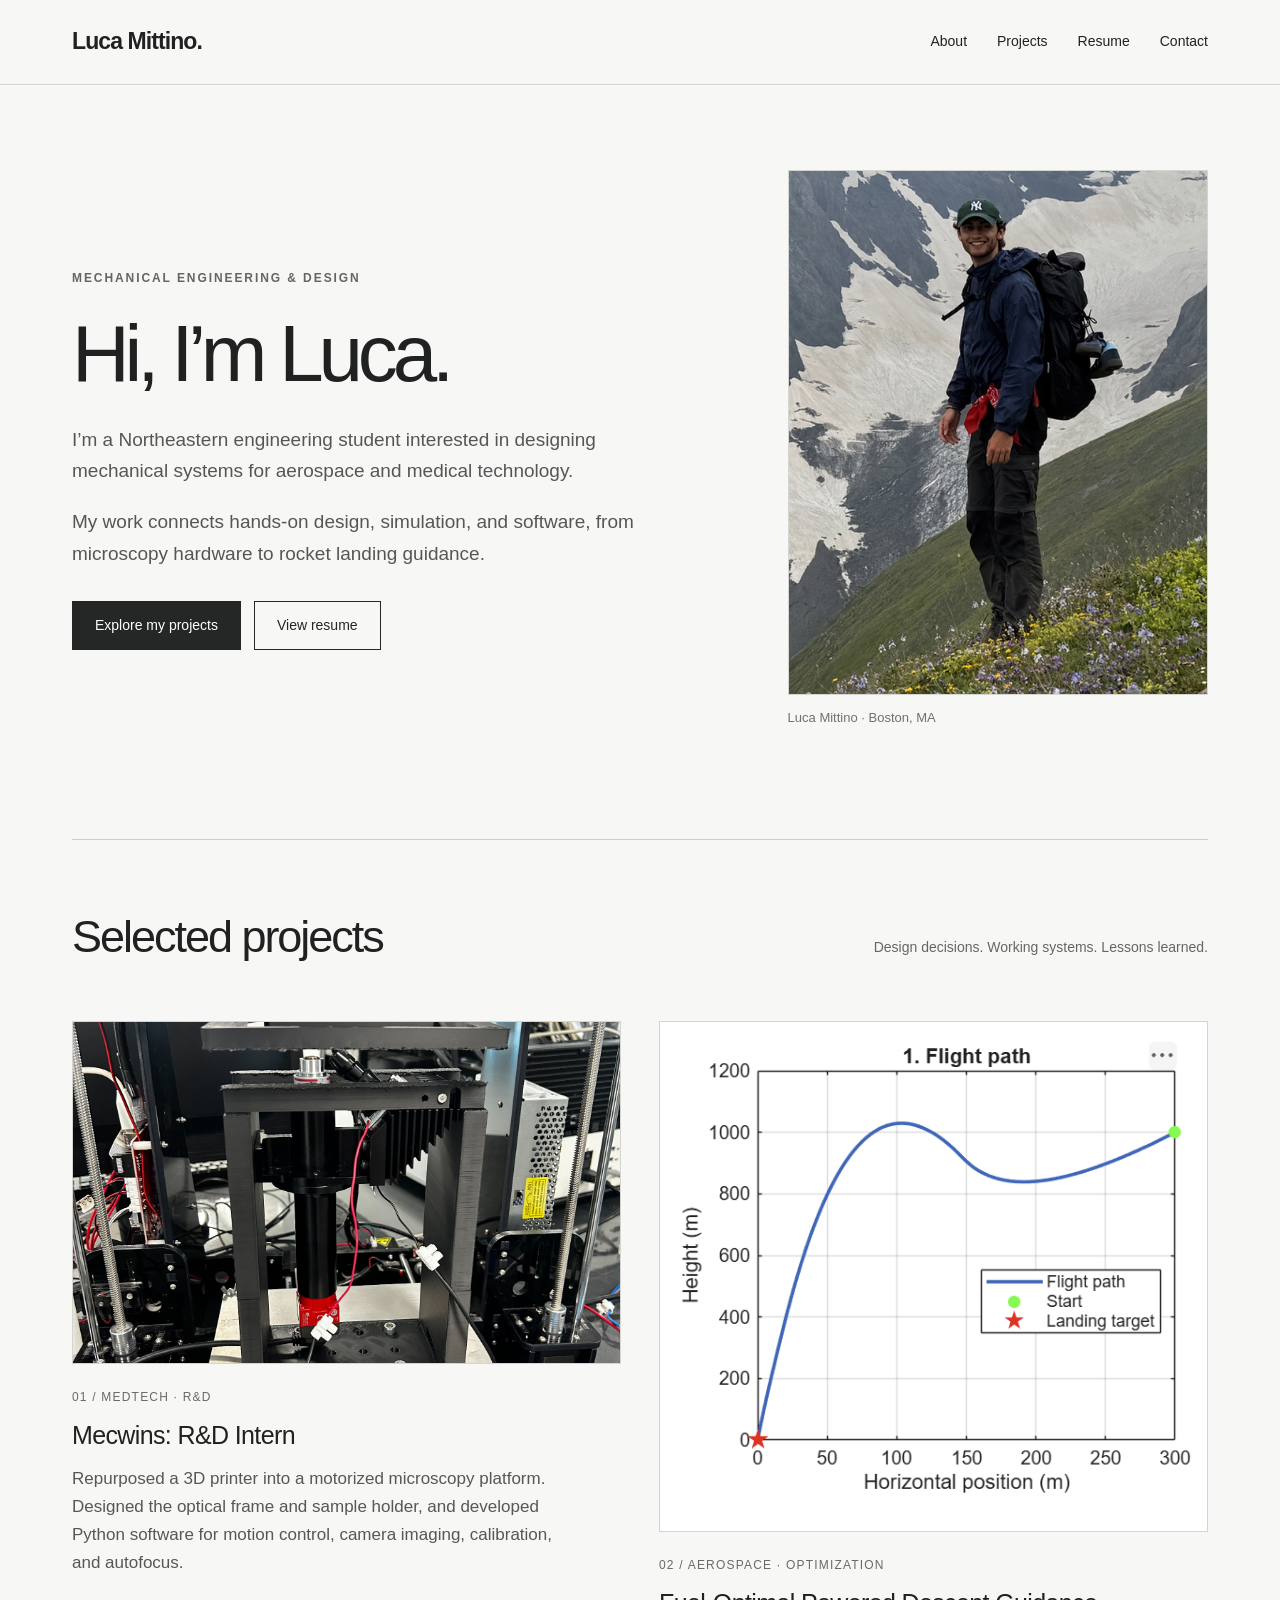
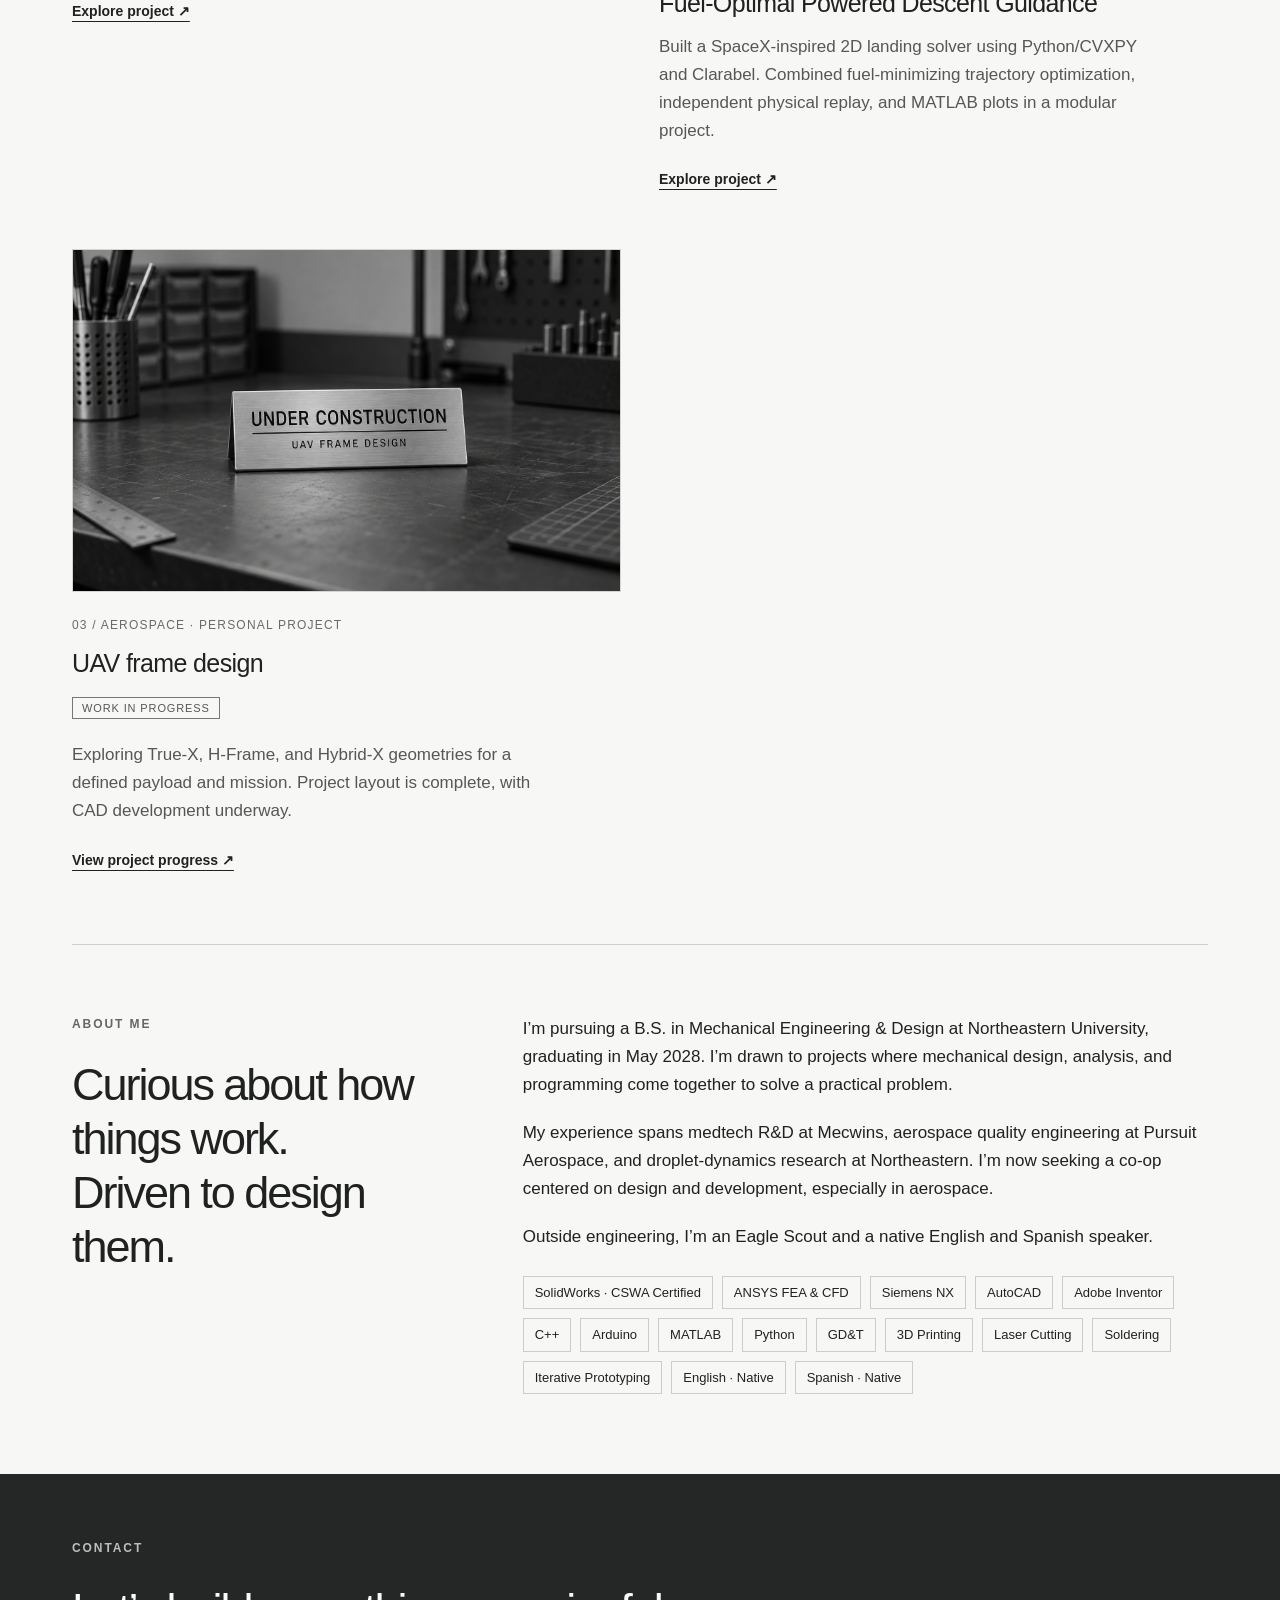
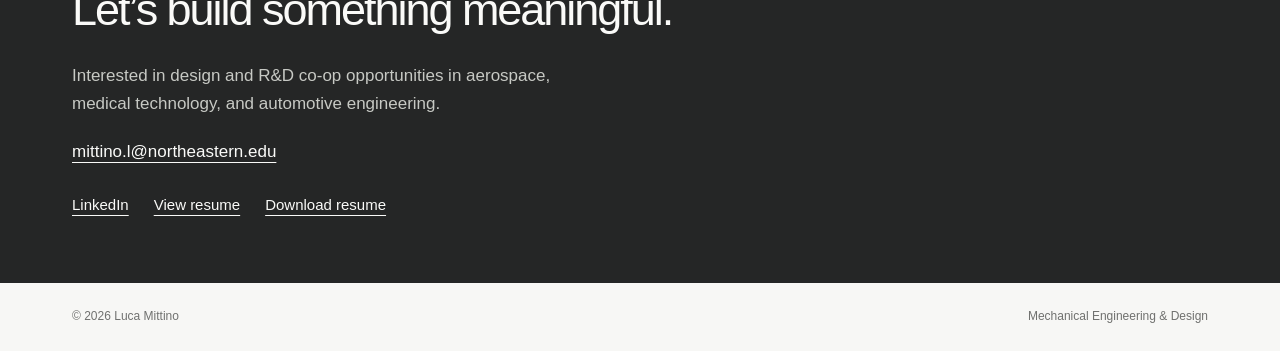
<file: index.html>
<!doctype html><html lang="en"><head><meta charset="utf-8"><meta name="viewport" content="width=device-width, initial-scale=1"><title>Engineering & Design | Luca Mittino</title><meta name="description" content="Luca Mittino’s engineering and design portfolio: medtech R&D, aerospace guidance, interactive systems, and UAV frame development."><link rel="stylesheet" href="style.css"></head><body><header><div class="nav"><a class="brand" href="index.html">Luca Mittino<span aria-hidden="true">.</span></a><nav aria-label="Main navigation"><a href="index.html#about">About</a><a href="index.html#projects">Projects</a><a href="Luca-Mittino-Resume.pdf?v=2" target="_blank" rel="noopener">Resume</a><a href="#contact">Contact</a></nav></div></header><main><section class="hero"><div><p class="eyebrow">Mechanical Engineering & Design</p><h1>Hi, I’m Luca.</h1><p class="intro">I’m a Northeastern engineering student interested in designing mechanical systems for aerospace and medical technology.</p><p class="intro">My work connects hands-on design, simulation, and software, from microscopy hardware to rocket landing guidance.</p><div class="actions"><a class="button" href="#projects">Explore my projects</a><a class="button secondary" href="Luca-Mittino-Resume.pdf?v=2" target="_blank" rel="noopener">View resume</a></div></div><div><img class="portrait-photo" src="assets/luca-portrait.png" alt="Luca Mittino hiking in the mountains" width="1184" height="1328"><p class="caption">Luca Mittino · Boston, MA</p></div></section><section id="projects" class="section"><div class="section-heading"><h2>Selected projects</h2><p>Design decisions. Working systems. Lessons learned.</p></div><div class="grid"><article class="card"><img class="mecwins-card-image" src="assets/mecwins-optical-frame.jpg" alt="Custom optical frame and sample holder installed on the Mecwins microscopy platform" width="1536" height="2048" loading="lazy"><div class="meta">01 / Medtech · R&D</div><h3>Mecwins: R&D Intern</h3><p>Repurposed a 3D printer into a motorized microscopy platform. Designed the optical frame and sample holder, and developed Python software for motion control, camera imaging, calibration, and autofocus.</p><a class="card-link" href="mecwins.html">Explore project ↗</a></article><article class="card"><img class="descent-card-image" src="assets/descent-flight-path.png" alt="Flight path of the 60-second powered-descent example" width="583" height="511" loading="lazy"><div class="meta">02 / Aerospace · Optimization</div><h3>Fuel-Optimal Powered Descent Guidance</h3><p>Built a SpaceX-inspired 2D landing solver using Python/CVXPY and Clarabel. Combined fuel-minimizing trajectory optimization, independent physical replay, and MATLAB plots in a modular project.</p><a class="card-link" href="descent-guidance.html">Explore project ↗</a></article><article class="card"><img class="uav-card-image" src="assets/uav-under-construction.png" alt="Under construction: UAV frame design" width="1536" height="1024" loading="lazy"><div class="meta">03 / Aerospace · Personal project</div><h3>UAV frame design</h3><p><span class="status" style="margin-left:0">WORK IN PROGRESS</span></p><p>Exploring True-X, H-Frame, and Hybrid-X geometries for a defined payload and mission. Project layout is complete, with CAD development underway.</p><a class="card-link" href="drone.html">View project progress ↗</a></article></div></section><section id="about" class="section about"><div><p class="eyebrow">About me</p><h2>Curious about how things work.<br>Driven to design them.</h2></div><div class="about-copy"><p>I’m pursuing a B.S. in Mechanical Engineering & Design at Northeastern University, graduating in May 2028. I’m drawn to projects where mechanical design, analysis, and programming come together to solve a practical problem.</p><p>My experience spans medtech R&D at Mecwins, aerospace quality engineering at Pursuit Aerospace, and droplet-dynamics research at Northeastern. I’m now seeking a co-op centered on design and development, especially in aerospace.</p><p>Outside engineering, I’m an Eagle Scout and a native English and Spanish speaker.</p><div class="skills" aria-label="Skills and languages"><span>SolidWorks · CSWA Certified</span><span>ANSYS FEA &amp; CFD</span><span>Siemens NX</span><span>AutoCAD</span><span>Adobe Inventor</span><span>C++</span><span>Arduino</span><span>MATLAB</span><span>Python</span><span>GD&amp;T</span><span>3D Printing</span><span>Laser Cutting</span><span>Soldering</span><span>Iterative Prototyping</span><span>English · Native</span><span>Spanish · Native</span></div></div></section></main><section class="contact" id="contact"><div class="contact-inner"><p class="eyebrow" style="color:#bcbfba">Contact</p><h2>Let’s build something meaningful.</h2><p>Interested in design and R&D co-op opportunities in aerospace,<br>medical technology, and automotive engineering.</p><a href="mailto:mittino.l@northeastern.edu">mittino.l@northeastern.edu</a><div class="contact-links"><a href="https://linkedin.com/in/luca-mittino-629657294" target="_blank" rel="noopener">LinkedIn</a><a href="Luca-Mittino-Resume.pdf?v=2" target="_blank" rel="noopener">View resume</a><a href="Luca-Mittino-Resume.pdf?v=2" download>Download resume</a></div></div></section><footer><span>© 2026 Luca Mittino</span><span>Mechanical Engineering & Design</span></footer></body></html>
</file>
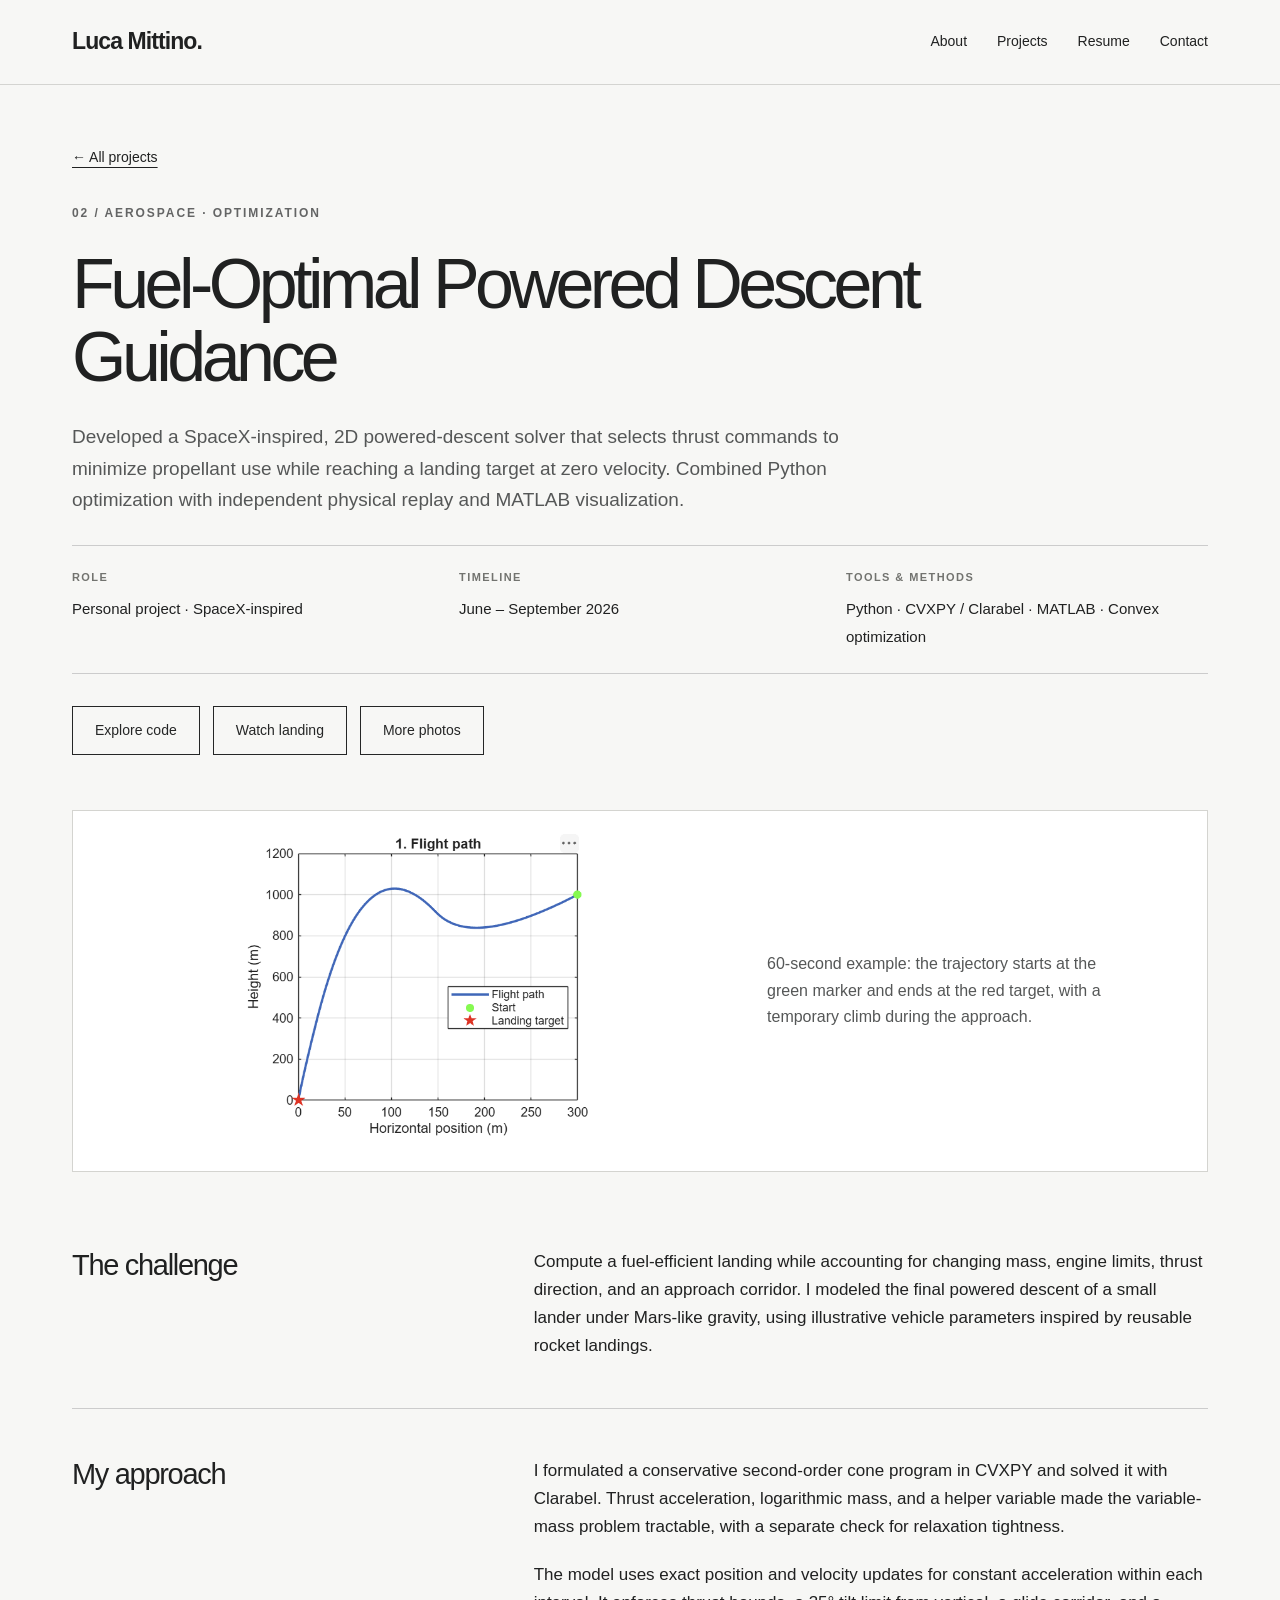
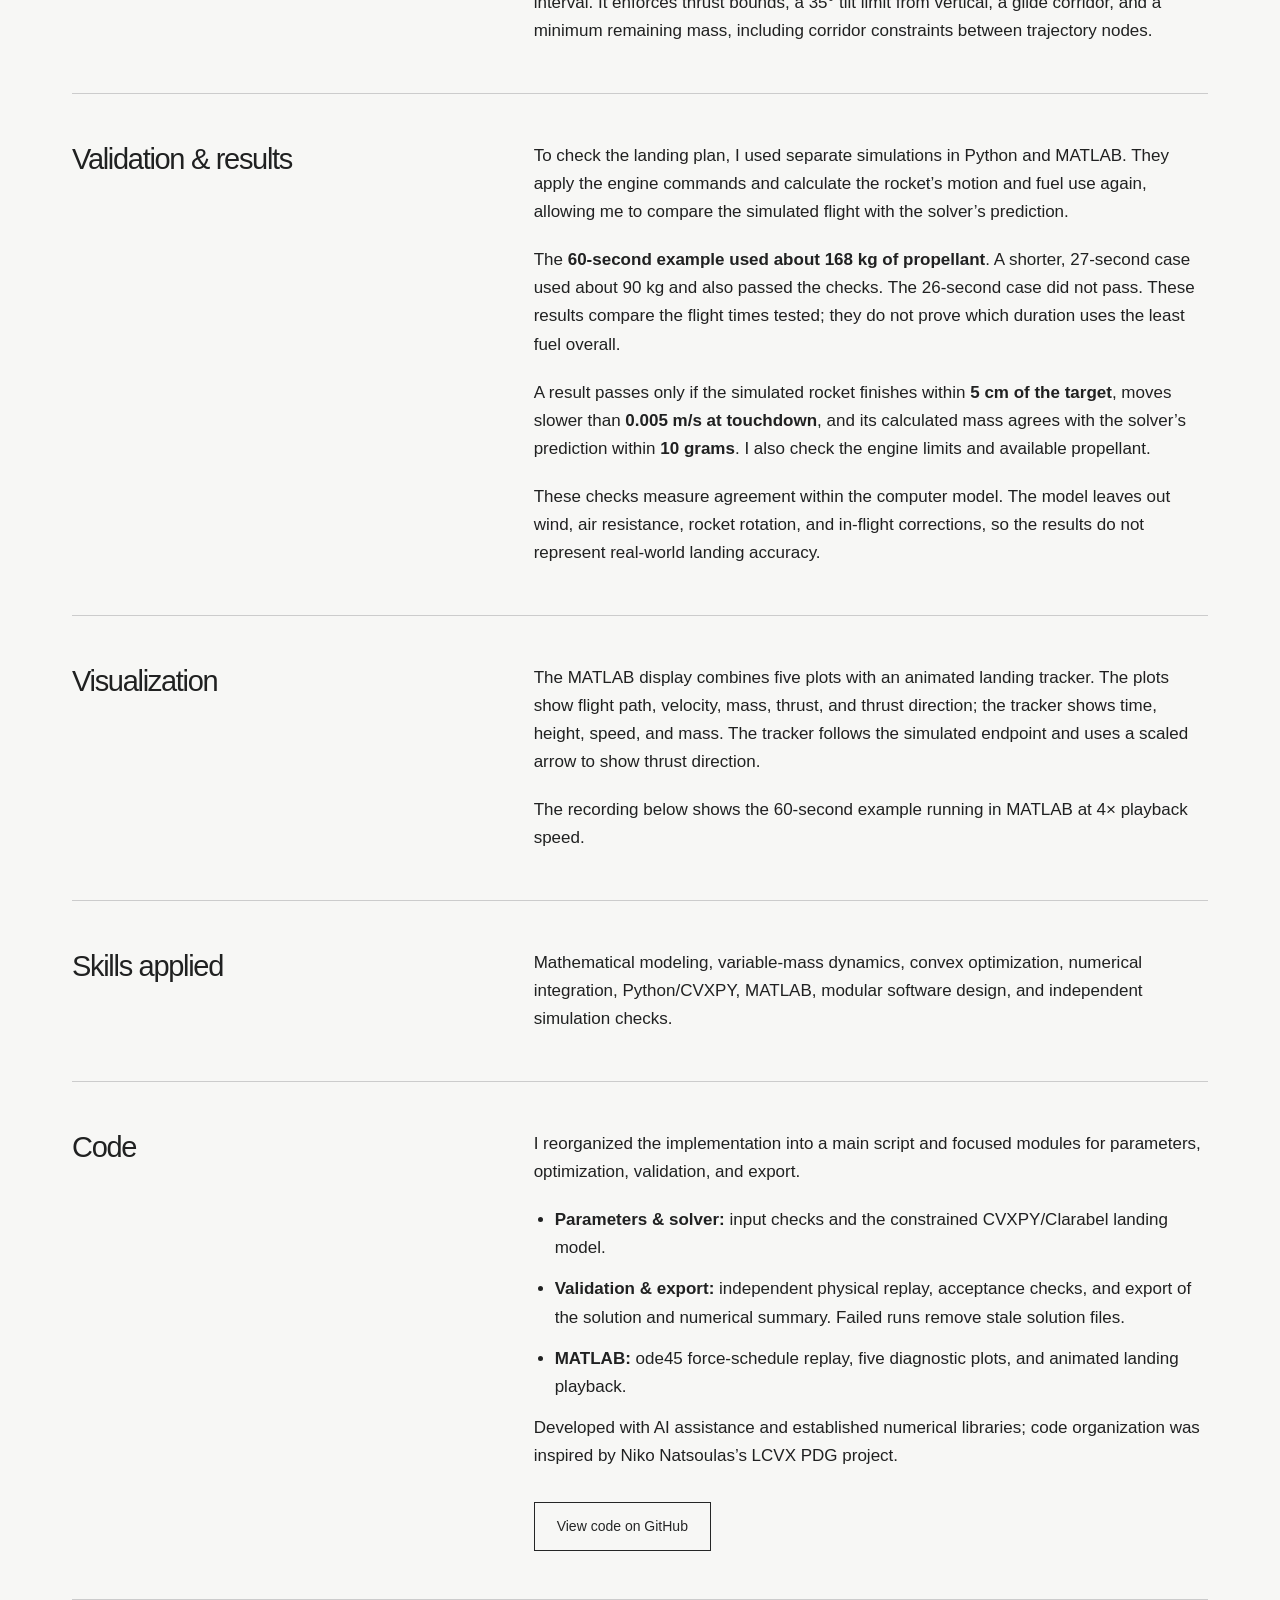
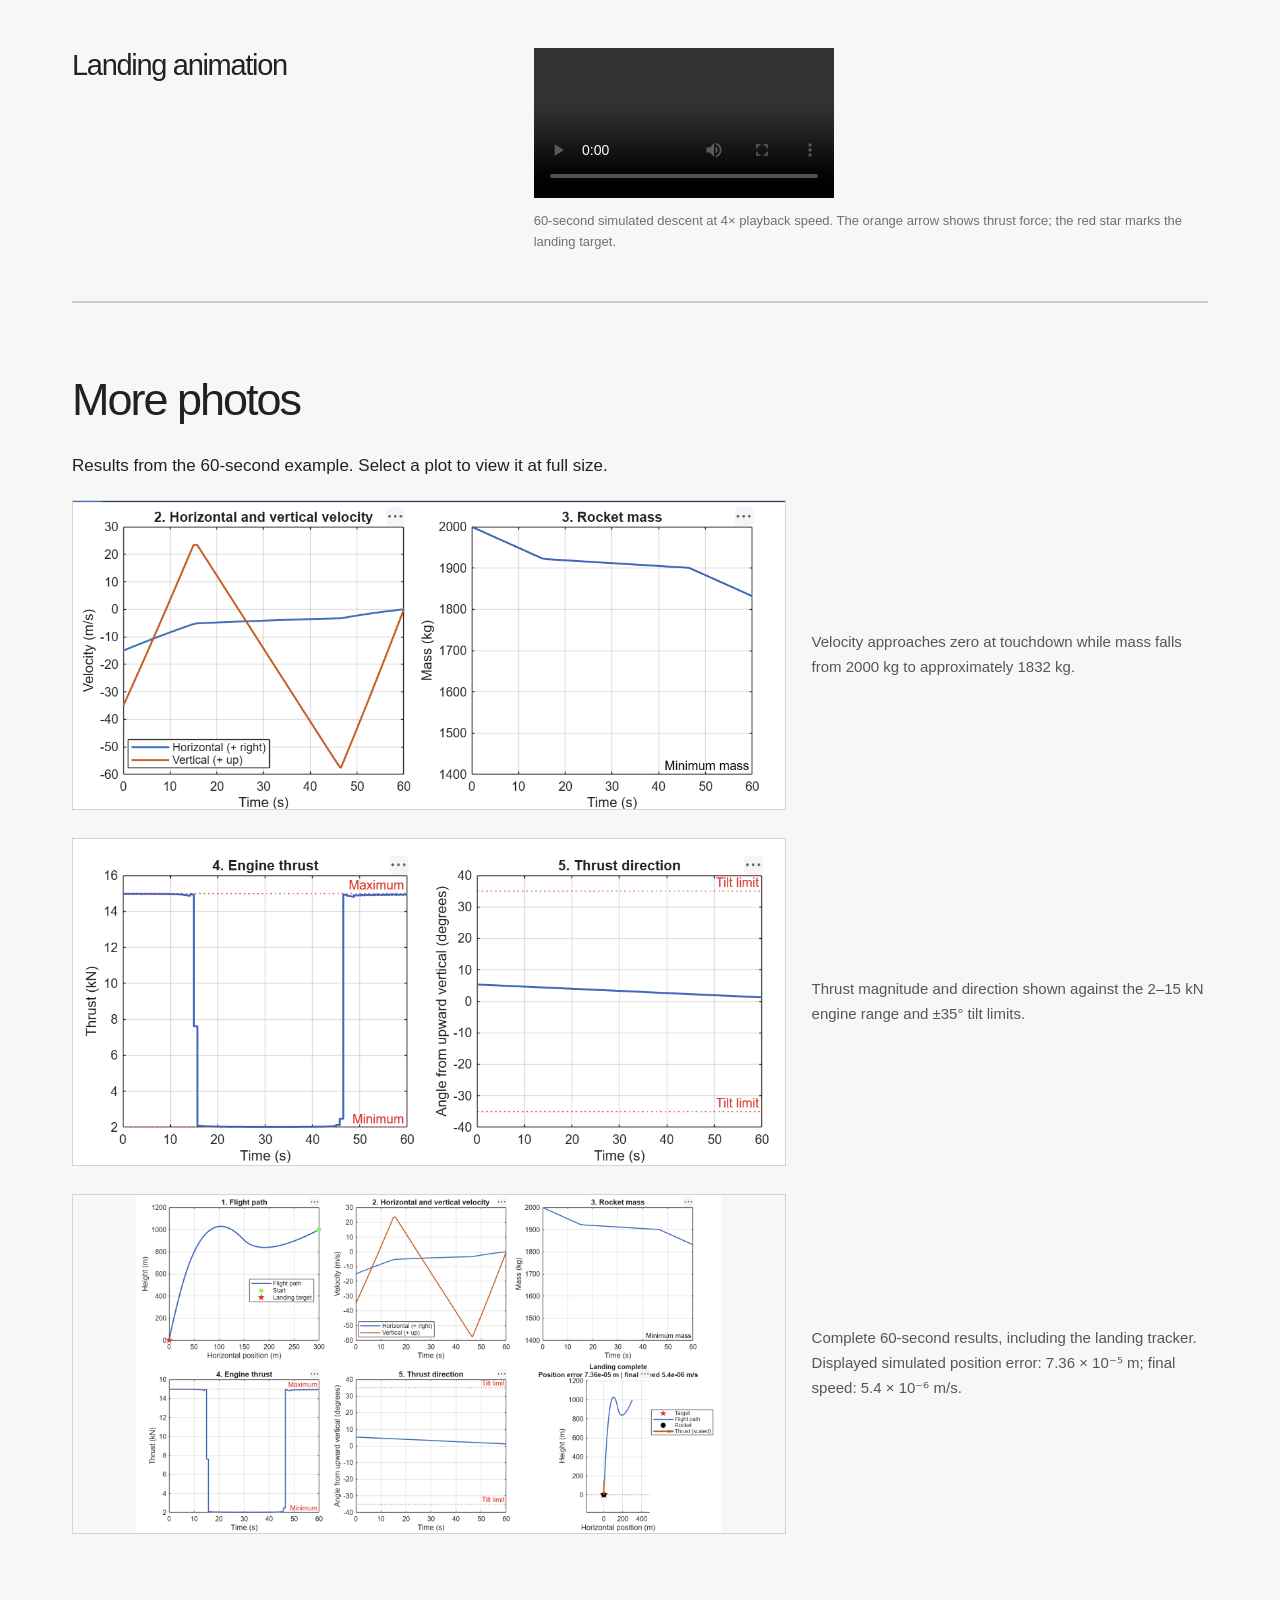
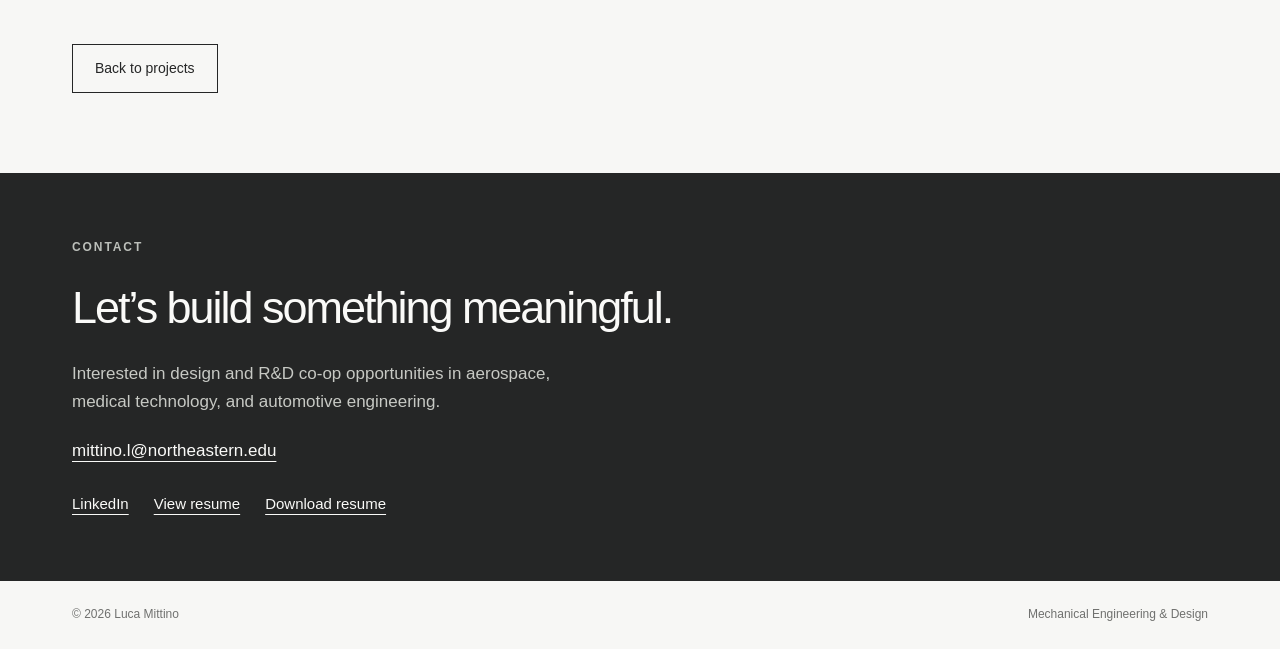
<file: descent-guidance.html>
<!doctype html><html lang="en"><head><meta charset="utf-8"><meta name="viewport" content="width=device-width, initial-scale=1"><title>Fuel-Optimal Powered Descent Guidance | Luca Mittino</title><meta name="description" content="Luca Mittino’s engineering and design portfolio: medtech R&D, aerospace guidance, interactive systems, and UAV frame development."><link rel="stylesheet" href="style.css"></head><body><header><div class="nav"><a class="brand" href="index.html">Luca Mittino<span aria-hidden="true">.</span></a><nav aria-label="Main navigation"><a href="index.html#about">About</a><a href="index.html#projects">Projects</a><a href="Luca-Mittino-Resume.pdf" target="_blank" rel="noopener">Resume</a><a href="#contact">Contact</a></nav></div></header><main><section class="project-hero"><a class="back" href="index.html#projects">← All projects</a><p class="eyebrow">02 / Aerospace · Optimization</p><h1>Fuel-Optimal Powered Descent Guidance</h1><p class="intro">Developed a SpaceX-inspired, 2D powered-descent solver that selects thrust commands to minimize propellant use while reaching a landing target at zero velocity. Combined Python optimization with independent physical replay and MATLAB visualization.</p><div class="facts"><div><strong>Role</strong><span>Personal project · SpaceX-inspired</span></div><div><strong>Timeline</strong><span>June – September 2026</span></div><div><strong>Tools & methods</strong><span>Python · CVXPY / Clarabel · MATLAB · Convex optimization</span></div></div><div class="actions"><a class="button secondary" href="#code">Explore code</a><a class="button secondary" href="#landing-animation">Watch landing</a><a class="button secondary" href="#more-photos">More photos</a></div></section><figure class="descent-main-figure"><a href="assets/descent-flight-path.png" target="_blank" rel="noopener" aria-label="Open Flight path for the 60-second descent from 300 m horizontal distance and 1000 m altitude to the target at full size"><img src="assets/descent-flight-path.png" alt="Flight path for the 60-second descent from 300 m horizontal distance and 1000 m altitude to the target" width="583" height="511" loading="lazy"></a><figcaption>60-second example: the trajectory starts at the green marker and ends at the red target, with a temporary climb during the approach.</figcaption></figure><section class="case"><h2>The challenge</h2><div><p>Compute a fuel-efficient landing while accounting for changing mass, engine limits, thrust direction, and an approach corridor. I modeled the final powered descent of a small lander under Mars-like gravity, using illustrative vehicle parameters inspired by reusable rocket landings.</p></div></section><section class="case"><h2>My approach</h2><div><p>I formulated a conservative second-order cone program in CVXPY and solved it with Clarabel. Thrust acceleration, logarithmic mass, and a helper variable made the variable-mass problem tractable, with a separate check for relaxation tightness.</p><p>The model uses exact position and velocity updates for constant acceleration within each interval. It enforces thrust bounds, a 35° tilt limit from vertical, a glide corridor, and a minimum remaining mass, including corridor constraints between trajectory nodes.</p></div></section><section class="case"><h2>Validation & results</h2><div><p>To check the landing plan, I used separate simulations in Python and MATLAB. They apply the engine commands and calculate the rocket’s motion and fuel use again, allowing me to compare the simulated flight with the solver’s prediction.</p><p>The <strong>60-second example used about 168 kg of propellant</strong>. A shorter, 27-second case used about 90 kg and also passed the checks. The 26-second case did not pass. These results compare the flight times tested; they do not prove which duration uses the least fuel overall.</p><p>A result passes only if the simulated rocket finishes within <strong>5 cm of the target</strong>, moves slower than <strong>0.005 m/s at touchdown</strong>, and its calculated mass agrees with the solver’s prediction within <strong>10 grams</strong>. I also check the engine limits and available propellant.</p><p>These checks measure agreement within the computer model. The model leaves out wind, air resistance, rocket rotation, and in-flight corrections, so the results do not represent real-world landing accuracy.</p></div></section><section class="case"><h2>Visualization</h2><div><p>The MATLAB display combines five plots with an animated landing tracker. The plots show flight path, velocity, mass, thrust, and thrust direction; the tracker shows time, height, speed, and mass. The tracker follows the simulated endpoint and uses a scaled arrow to show thrust direction.</p><p>The recording below shows the 60-second example running in MATLAB at 4× playback speed.</p></div></section><section class="case"><h2>Skills applied</h2><div><p>Mathematical modeling, variable-mass dynamics, convex optimization, numerical integration, Python/CVXPY, MATLAB, modular software design, and independent simulation checks.</p></div></section><section class="case" id="code" aria-labelledby="code-heading"><h2 id="code-heading">Code</h2><div><p>I reorganized the implementation into a main script and focused modules for parameters, optimization, validation, and export.</p><ul><li><strong>Parameters & solver:</strong> input checks and the constrained CVXPY/Clarabel landing model.</li><li><strong>Validation & export:</strong> independent physical replay, acceptance checks, and export of the solution and numerical summary. Failed runs remove stale solution files.</li><li><strong>MATLAB:</strong> ode45 force-schedule replay, five diagnostic plots, and animated landing playback.</li></ul><p>Developed with AI assistance and established numerical libraries; code organization was inspired by Niko Natsoulas’s LCVX PDG project.</p><div class="actions"><a class="button secondary" href="https://github.com/lucamittin00-dev/2D-Rocket-Landing-Guidance-" target="_blank" rel="noopener">View code on GitHub</a></div></div></section><section class="case" id="landing-animation" aria-labelledby="animation-heading"><h2 id="animation-heading">Landing animation</h2><div><video class="landing-video" controls playsinline preload="metadata" aria-label="MATLAB animation of the 60-second powered descent"><source src="assets/descent-landing-animation.mp4" type="video/mp4"><a href="assets/descent-landing-animation.mp4">Download the landing animation</a></video><p class="caption">60-second simulated descent at 4× playback speed. The orange arrow shows thrust force; the red star marks the landing target.</p></div></section><section class="section" id="more-photos" aria-labelledby="more-photos-heading"><h2 id="more-photos-heading">More photos</h2><p>Results from the 60-second example. Select a plot to view it at full size.</p><div class="descent-gallery"><figure class=""><a href="assets/descent-velocity-mass.png" target="_blank" rel="noopener" aria-label="Open Velocity and mass histories for the 60-second descent at full size"><img src="assets/descent-velocity-mass.png" alt="Velocity and mass histories for the 60-second descent" width="1132" height="490" loading="lazy"></a><figcaption>Velocity approaches zero at touchdown while mass falls from 2000 kg to approximately 1832 kg.</figcaption></figure><figure class=""><a href="assets/descent-engine-constraints.png" target="_blank" rel="noopener" aria-label="Open Engine thrust and direction with modeled limits at full size"><img src="assets/descent-engine-constraints.png" alt="Engine thrust and direction with modeled limits" width="1114" height="510" loading="lazy"></a><figcaption>Thrust magnitude and direction shown against the 2–15 kN engine range and ±35° tilt limits.</figcaption></figure><figure class=""><a href="assets/descent-full-results.png" target="_blank" rel="noopener" aria-label="Open Full MATLAB results dashboard for the 60-second example at full size"><img src="assets/descent-full-results.png" alt="Full MATLAB results dashboard for the 60-second example" width="1738" height="1002" loading="lazy"></a><figcaption>Complete 60-second results, including the landing tracker. Displayed simulated position error: 7.36 × 10⁻⁵ m; final speed: 5.4 × 10⁻⁶ m/s.</figcaption></figure></div></section><div class="project-bottom"><a class="button secondary" href="index.html#projects">Back to projects</a></div></main><section class="contact" id="contact"><div class="contact-inner"><p class="eyebrow" style="color:#bcbfba">Contact</p><h2>Let’s build something meaningful.</h2><p>Interested in design and R&D co-op opportunities in aerospace,<br>medical technology, and automotive engineering.</p><a href="mailto:mittino.l@northeastern.edu">mittino.l@northeastern.edu</a><div class="contact-links"><a href="https://linkedin.com/in/luca-mittino-629657294" target="_blank" rel="noopener">LinkedIn</a><a href="Luca-Mittino-Resume.pdf" target="_blank" rel="noopener">View resume</a><a href="Luca-Mittino-Resume.pdf" download>Download resume</a></div></div></section><footer><span>© 2026 Luca Mittino</span><span>Mechanical Engineering & Design</span></footer></body></html>
</file>
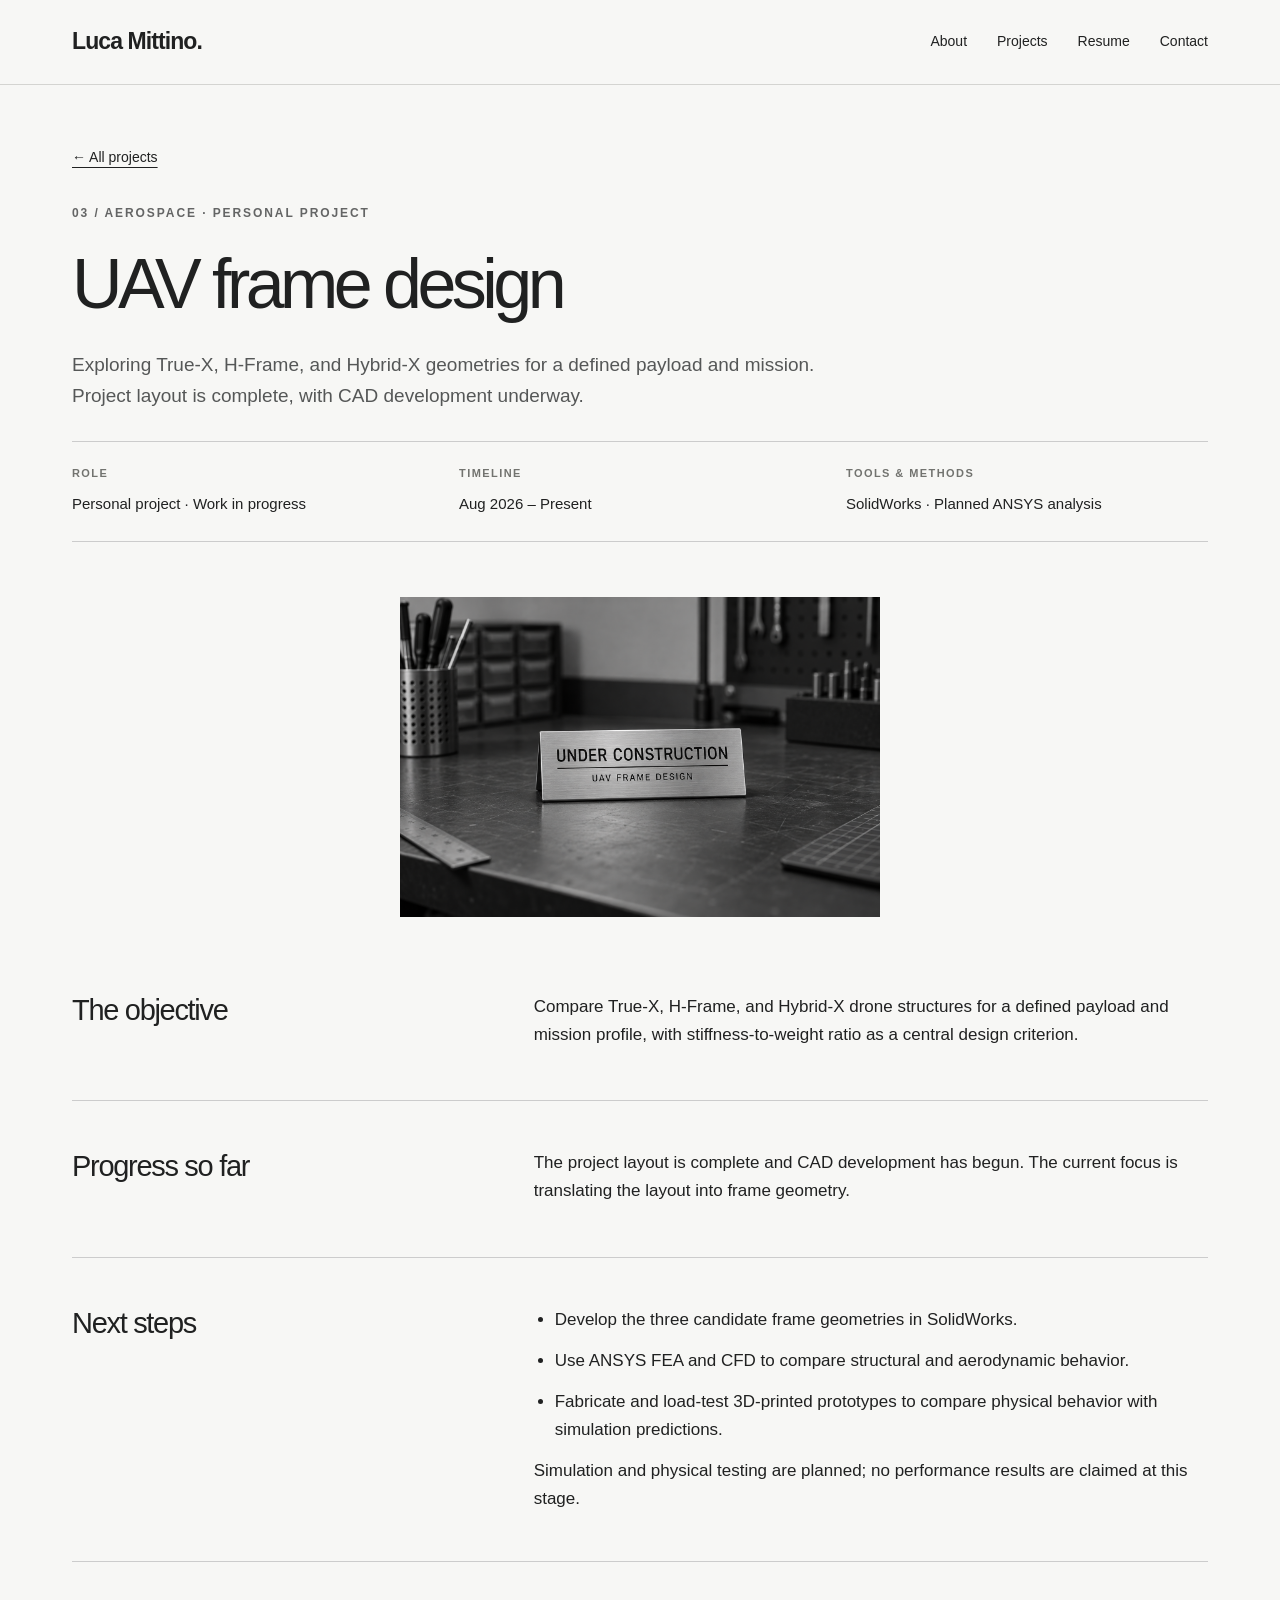
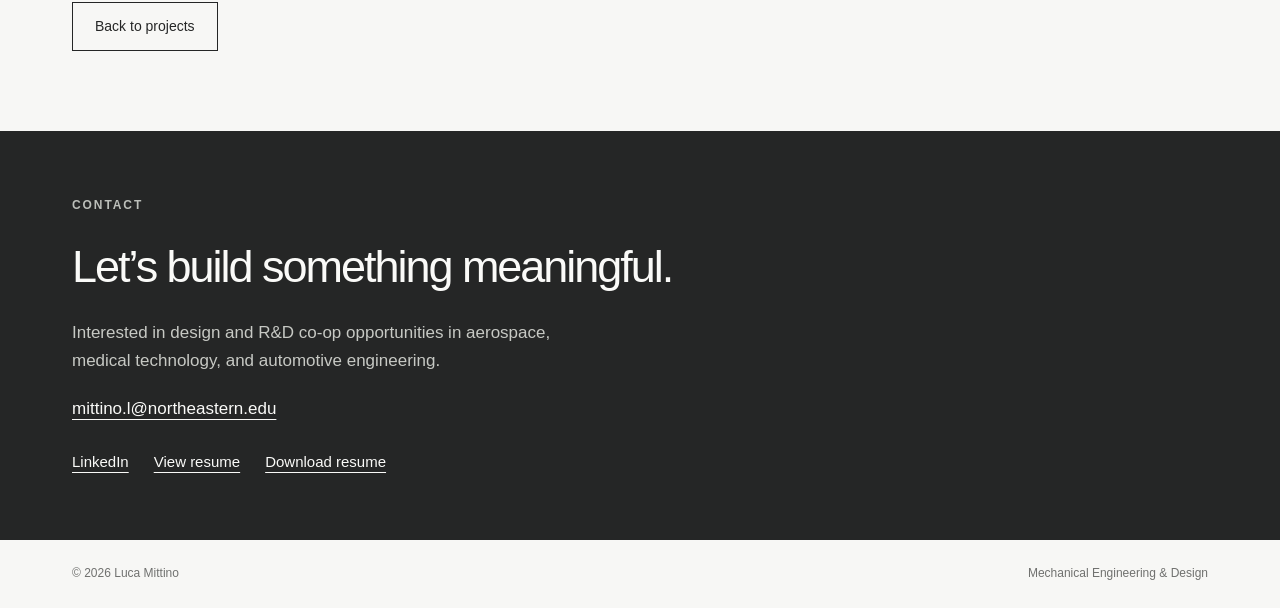
<file: drone.html>
<!doctype html><html lang="en"><head><meta charset="utf-8"><meta name="viewport" content="width=device-width, initial-scale=1"><title>UAV frame design | Luca Mittino</title><meta name="description" content="Luca Mittino’s engineering and design portfolio: medtech R&D, aerospace guidance, interactive systems, and UAV frame development."><link rel="stylesheet" href="style.css"></head><body><header><div class="nav"><a class="brand" href="index.html">Luca Mittino<span aria-hidden="true">.</span></a><nav aria-label="Main navigation"><a href="index.html#about">About</a><a href="index.html#projects">Projects</a><a href="Luca-Mittino-Resume.pdf" target="_blank" rel="noopener">Resume</a><a href="#contact">Contact</a></nav></div></header><main><section class="project-hero"><a class="back" href="index.html#projects">← All projects</a><p class="eyebrow">03 / Aerospace · Personal project</p><h1>UAV frame design</h1><p class="intro">Exploring True-X, H-Frame, and Hybrid-X geometries for a defined payload and mission. Project layout is complete, with CAD development underway.</p><div class="facts"><div><strong>Role</strong><span>Personal project · Work in progress</span></div><div><strong>Timeline</strong><span>Aug 2026 – Present</span></div><div><strong>Tools & methods</strong><span>SolidWorks · Planned ANSYS analysis</span></div></div></section><img class="uav-status-image" src="assets/uav-under-construction.png" alt="Under construction: UAV frame design" width="1536" height="1024" loading="lazy"><section class="case"><h2>The objective</h2><div><p>Compare True-X, H-Frame, and Hybrid-X drone structures for a defined payload and mission profile, with stiffness-to-weight ratio as a central design criterion.</p></div></section><section class="case"><h2>Progress so far</h2><div><p>The project layout is complete and CAD development has begun. The current focus is translating the layout into frame geometry.</p></div></section><section class="case"><h2>Next steps</h2><div><ul><li>Develop the three candidate frame geometries in SolidWorks.</li><li>Use ANSYS FEA and CFD to compare structural and aerodynamic behavior.</li><li>Fabricate and load-test 3D-printed prototypes to compare physical behavior with simulation predictions.</li></ul><p>Simulation and physical testing are planned; no performance results are claimed at this stage.</p></div></section><div class="project-bottom"><a class="button secondary" href="index.html#projects">Back to projects</a></div></main><section class="contact" id="contact"><div class="contact-inner"><p class="eyebrow" style="color:#bcbfba">Contact</p><h2>Let’s build something meaningful.</h2><p>Interested in design and R&D co-op opportunities in aerospace,<br>medical technology, and automotive engineering.</p><a href="mailto:mittino.l@northeastern.edu">mittino.l@northeastern.edu</a><div class="contact-links"><a href="https://linkedin.com/in/luca-mittino-629657294" target="_blank" rel="noopener">LinkedIn</a><a href="Luca-Mittino-Resume.pdf" target="_blank" rel="noopener">View resume</a><a href="Luca-Mittino-Resume.pdf" download>Download resume</a></div></div></section><footer><span>© 2026 Luca Mittino</span><span>Mechanical Engineering & Design</span></footer></body></html>
</file>
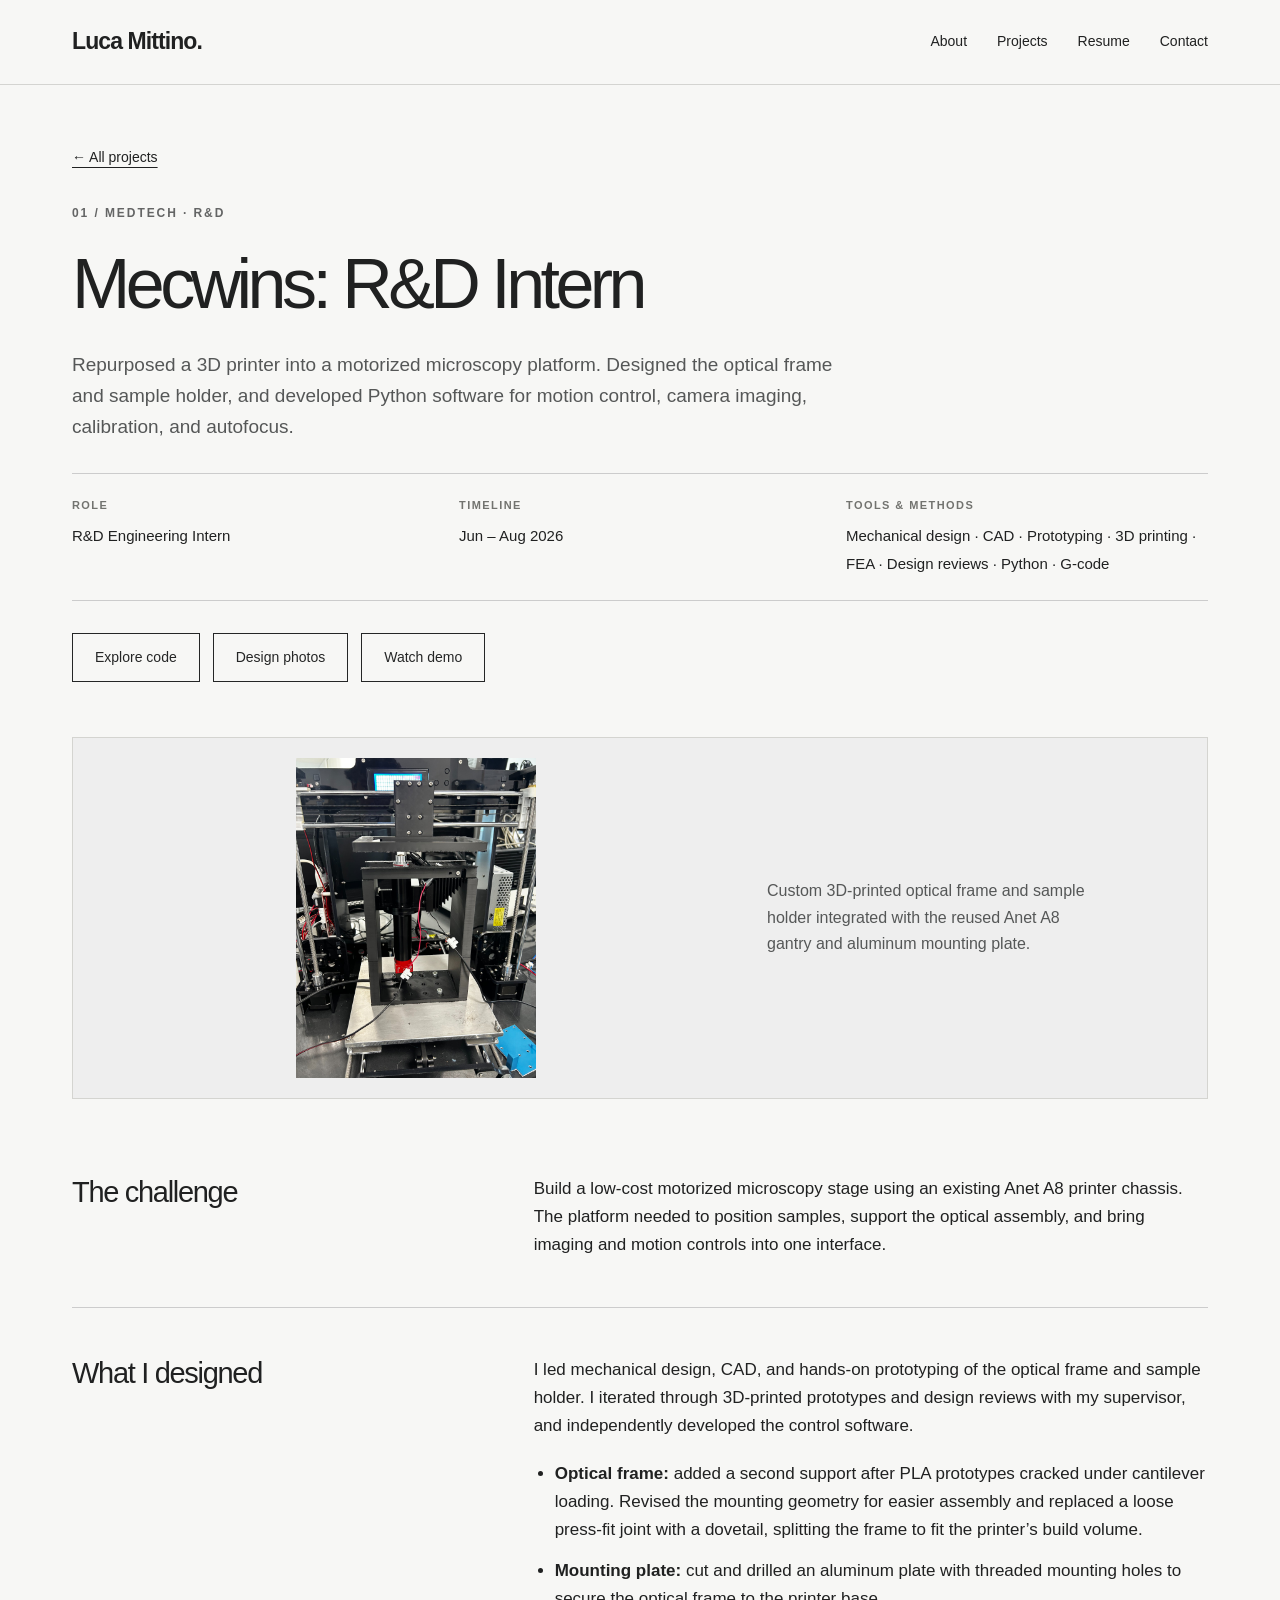
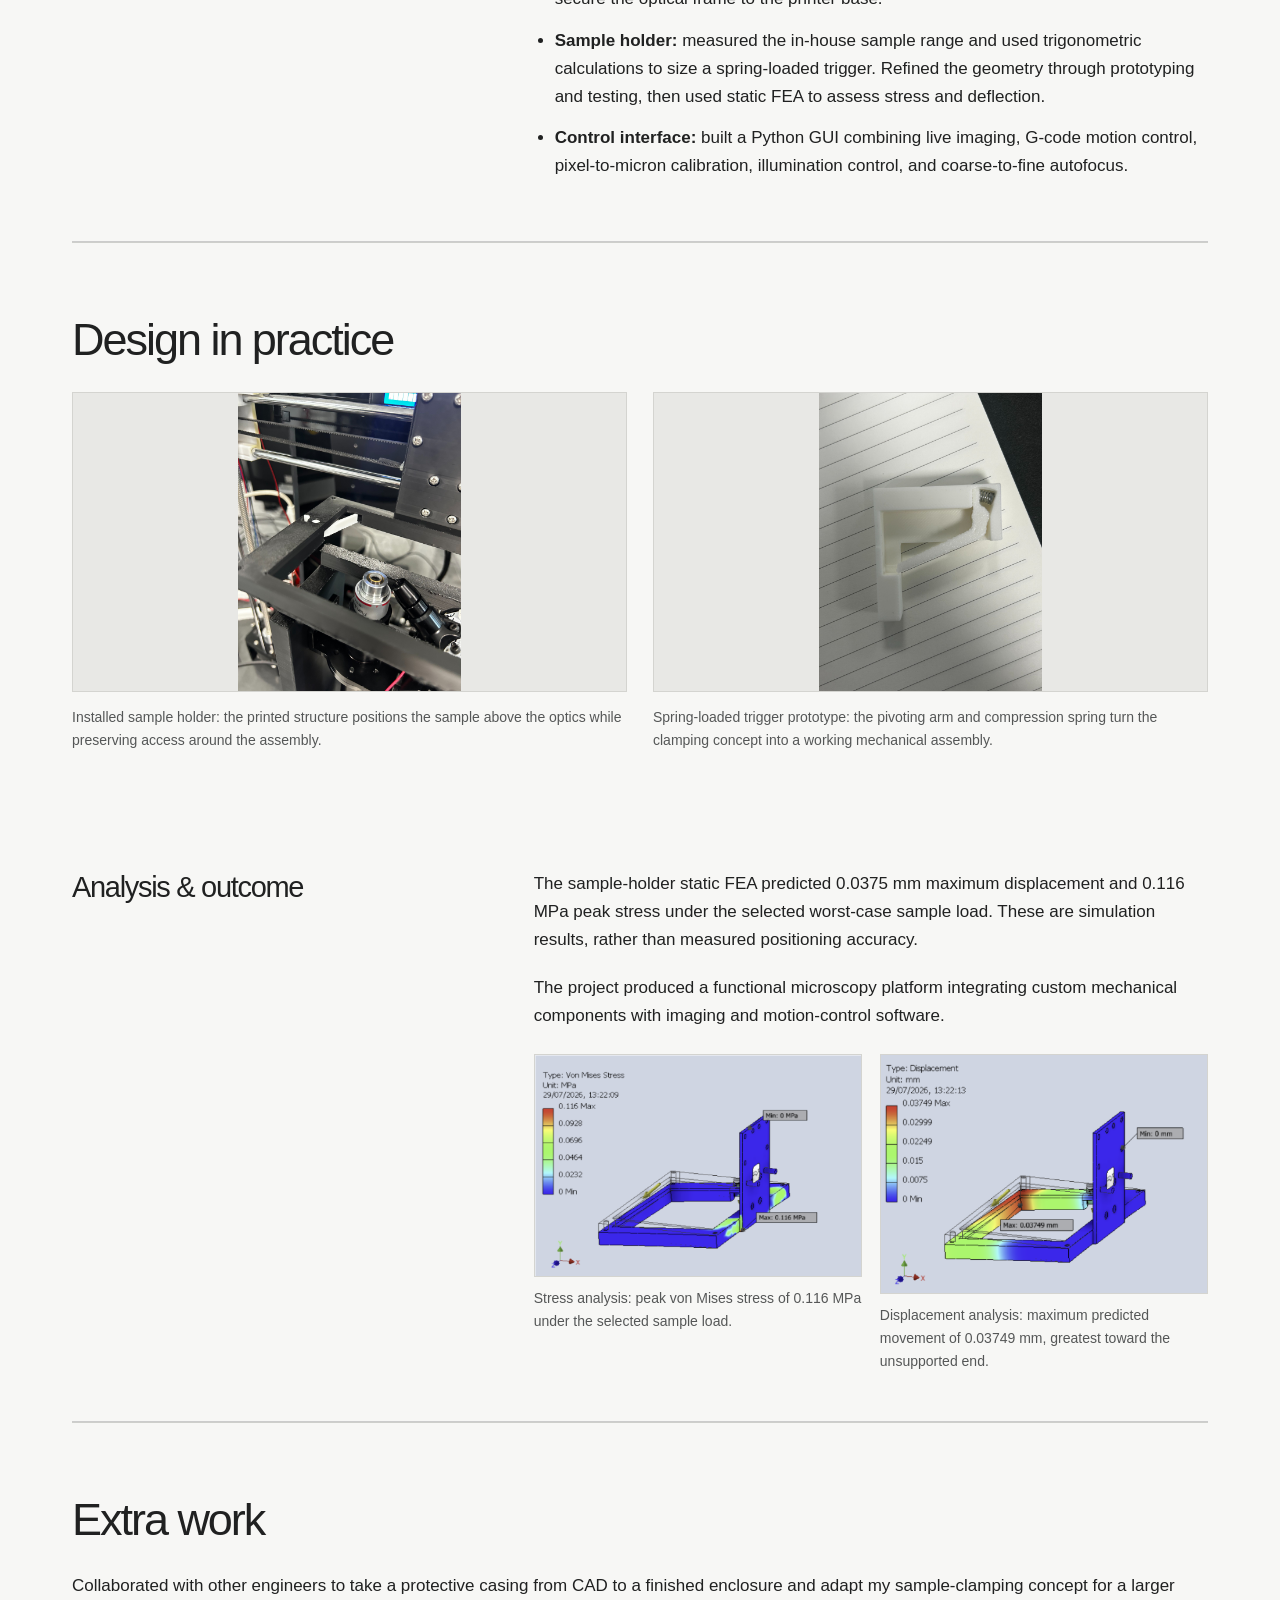
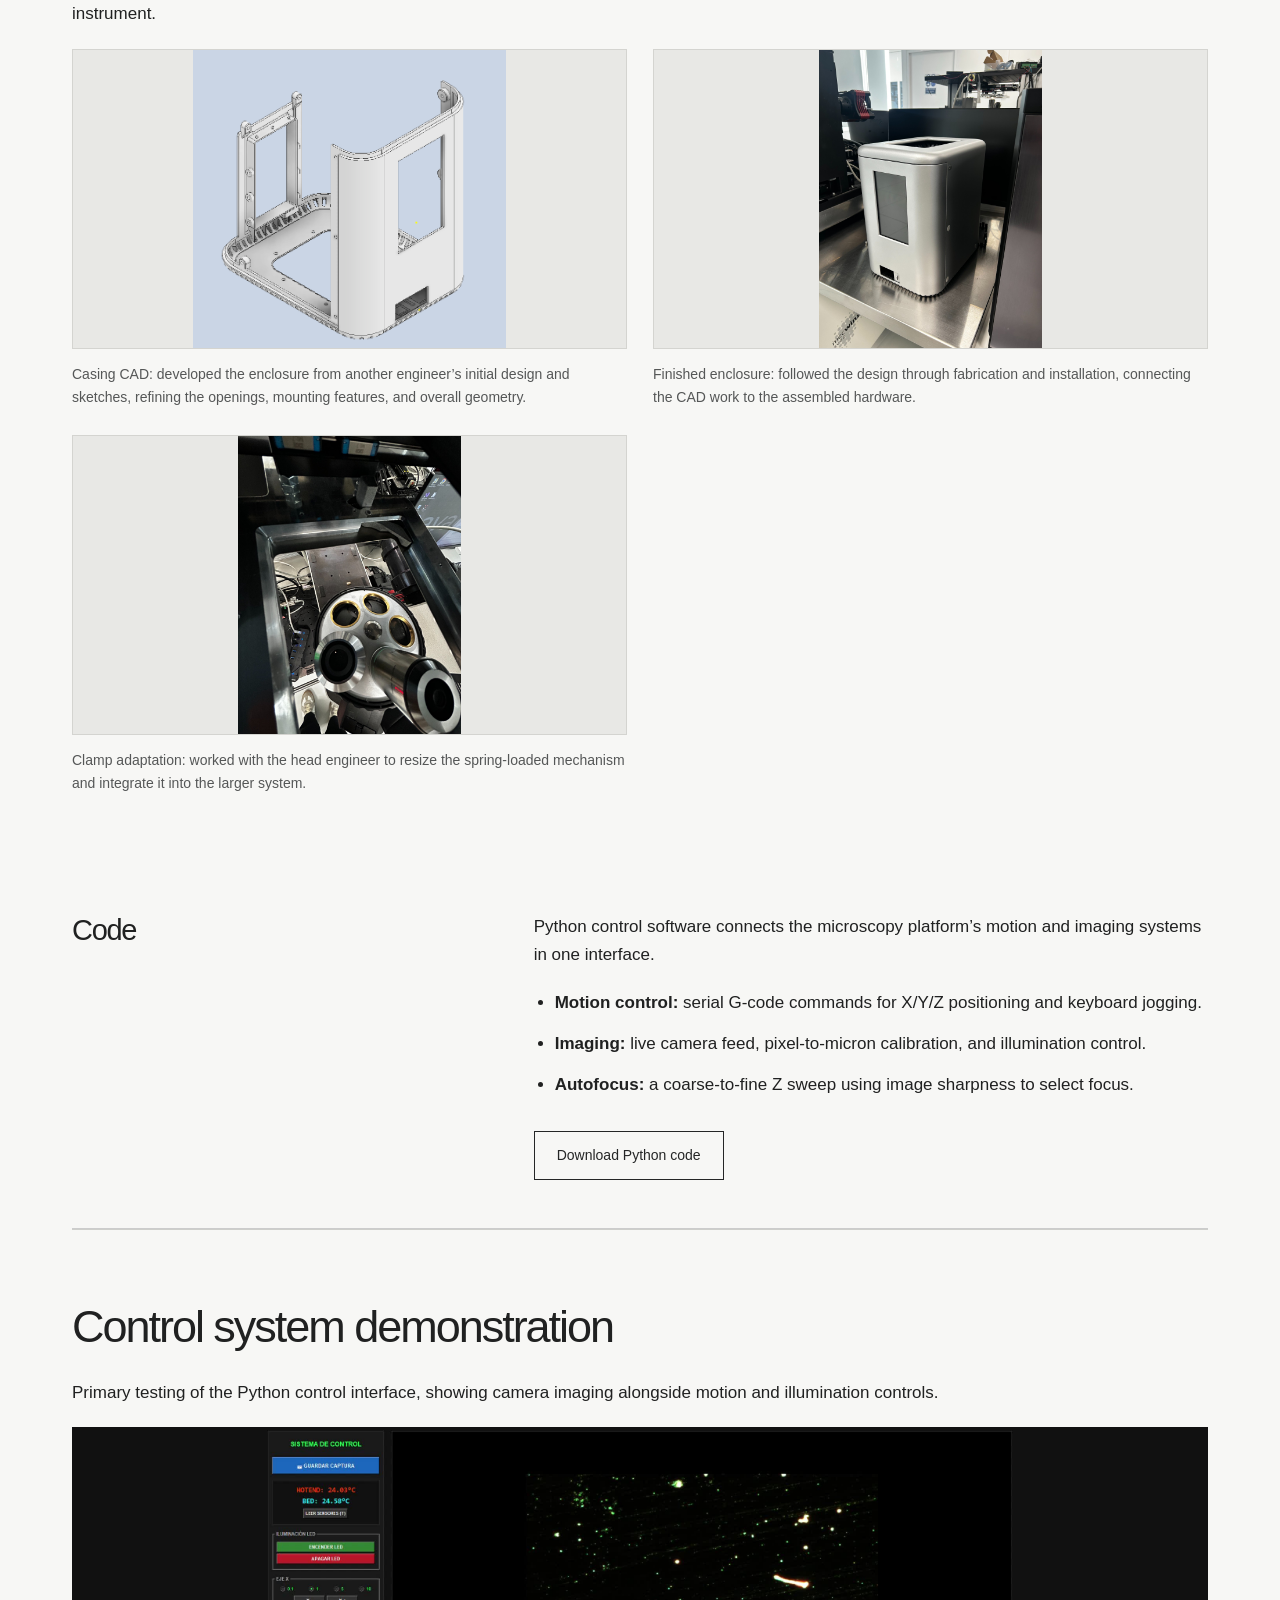
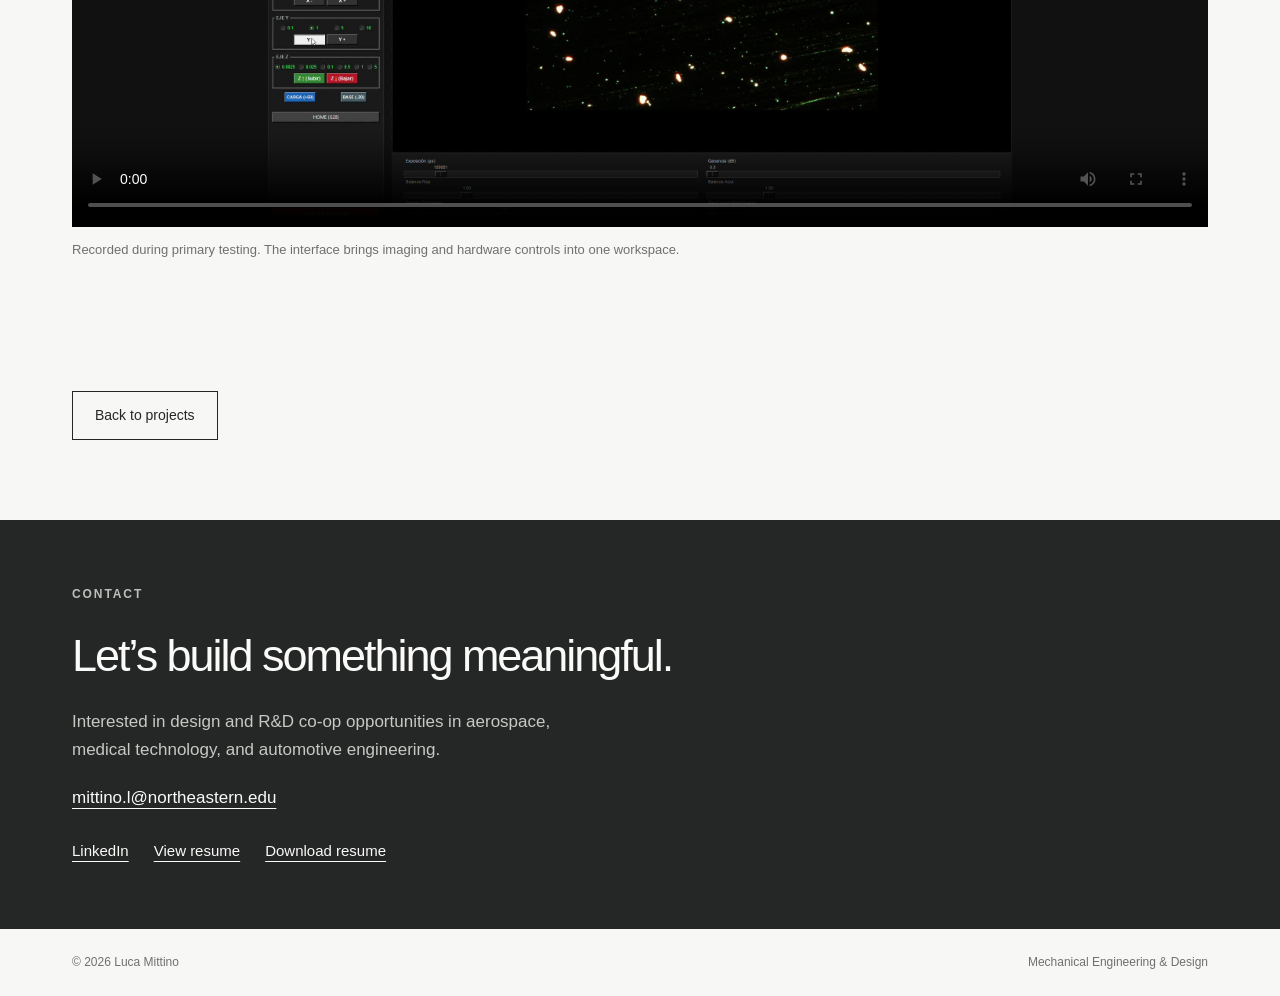
<file: mecwins.html>
<!doctype html><html lang="en"><head><meta charset="utf-8"><meta name="viewport" content="width=device-width, initial-scale=1"><title>Mecwins: R&D Intern | Luca Mittino</title><meta name="description" content="Luca Mittino’s engineering and design portfolio: medtech R&D, aerospace guidance, interactive systems, and UAV frame development."><link rel="stylesheet" href="style.css"></head><body><header><div class="nav"><a class="brand" href="index.html">Luca Mittino<span aria-hidden="true">.</span></a><nav aria-label="Main navigation"><a href="index.html#about">About</a><a href="index.html#projects">Projects</a><a href="Luca-Mittino-Resume.pdf" target="_blank" rel="noopener">Resume</a><a href="#contact">Contact</a></nav></div></header><main><section class="project-hero"><a class="back" href="index.html#projects">← All projects</a><p class="eyebrow">01 / Medtech · R&D</p><h1>Mecwins: R&D Intern</h1><p class="intro">Repurposed a 3D printer into a motorized microscopy platform. Designed the optical frame and sample holder, and developed Python software for motion control, camera imaging, calibration, and autofocus.</p><div class="facts"><div><strong>Role</strong><span>R&D Engineering Intern</span></div><div><strong>Timeline</strong><span>Jun – Aug 2026</span></div><div><strong>Tools & methods</strong><span>Mechanical design · CAD · Prototyping · 3D printing · FEA · Design reviews · Python · G-code</span></div></div><div class="actions"><a class="button secondary" href="#code">Explore code</a><a class="button secondary" href="#design-photos">Design photos</a><a class="button secondary" href="#control-demo">Watch demo</a></div></section><figure class="mecwins-main-figure"><a href="assets/mecwins-optical-frame.jpg" target="_blank" rel="noopener" aria-label="View Assembled microscopy platform at full size"><img class="" src="assets/mecwins-optical-frame.jpg" alt="Assembled microscopy platform" width="1536" height="2048" loading="lazy"></a><figcaption>Custom 3D-printed optical frame and sample holder integrated with the reused Anet A8 gantry and aluminum mounting plate.</figcaption></figure><section class="case"><h2>The challenge</h2><div><p>Build a low-cost motorized microscopy stage using an existing Anet A8 printer chassis. The platform needed to position samples, support the optical assembly, and bring imaging and motion controls into one interface.</p></div></section><section class="case"><h2>What I designed</h2><div><p>I led mechanical design, CAD, and hands-on prototyping of the optical frame and sample holder. I iterated through 3D-printed prototypes and design reviews with my supervisor, and independently developed the control software.</p><ul><li><strong>Optical frame:</strong> added a second support after PLA prototypes cracked under cantilever loading. Revised the mounting geometry for easier assembly and replaced a loose press-fit joint with a dovetail, splitting the frame to fit the printer’s build volume.</li><li><strong>Mounting plate:</strong> cut and drilled an aluminum plate with threaded mounting holes to secure the optical frame to the printer base.</li><li><strong>Sample holder:</strong> measured the in-house sample range and used trigonometric calculations to size a spring-loaded trigger. Refined the geometry through prototyping and testing, then used static FEA to assess stress and deflection.</li><li><strong>Control interface:</strong> built a Python GUI combining live imaging, G-code motion control, pixel-to-micron calibration, illumination control, and coarse-to-fine autofocus.</li></ul></div></section><section class="section" id="design-photos"><h2>Design in practice</h2><div class="hardware-gallery"><figure class=""><a href="assets/mecwins-sample-holder.jpg" target="_blank" rel="noopener" aria-label="View Sample holder installed above the microscope optics at full size"><img class="" src="assets/mecwins-sample-holder.jpg" alt="Sample holder installed above the microscope optics" width="1536" height="2048" loading="lazy"></a><figcaption>Installed sample holder: the printed structure positions the sample above the optics while preserving access around the assembly.</figcaption></figure><figure class=""><a href="assets/mecwins-spring-prototype.jpg" target="_blank" rel="noopener" aria-label="View 3D-printed spring-loaded trigger mechanism at full size"><img class="" src="assets/mecwins-spring-prototype.jpg" alt="3D-printed spring-loaded trigger mechanism" width="1536" height="2048" loading="lazy"></a><figcaption>Spring-loaded trigger prototype: the pivoting arm and compression spring turn the clamping concept into a working mechanical assembly.</figcaption></figure></div></section><section class="case"><h2>Analysis & outcome</h2><div><p>The sample-holder static FEA predicted 0.0375 mm maximum displacement and 0.116 MPa peak stress under the selected worst-case sample load. These are simulation results, rather than measured positioning accuracy.</p><p>The project produced a functional microscopy platform integrating custom mechanical components with imaging and motion-control software.</p><div class="fea-gallery"><figure><a href="assets/mecwins-fea-stress.png" target="_blank" rel="noopener" aria-label="Open Sample-holder von Mises stress simulation at full size"><img src="assets/mecwins-fea-stress.png" alt="Sample-holder von Mises stress simulation" width="489" height="331" loading="lazy"></a><figcaption>Stress analysis: peak von Mises stress of 0.116 MPa under the selected sample load.</figcaption></figure><figure><a href="assets/mecwins-fea-displacement.png" target="_blank" rel="noopener" aria-label="Open Sample-holder displacement simulation at full size"><img src="assets/mecwins-fea-displacement.png" alt="Sample-holder displacement simulation" width="519" height="379" loading="lazy"></a><figcaption>Displacement analysis: maximum predicted movement of 0.03749 mm, greatest toward the unsupported end.</figcaption></figure></div></div></section><section class="section" id="extra-work"><h2>Extra work</h2><p>Collaborated with other engineers to take a protective casing from CAD to a finished enclosure and adapt my sample-clamping concept for a larger instrument.</p><div class="hardware-gallery"><figure class=""><a href="assets/mecwins-casing-cad.png" target="_blank" rel="noopener" aria-label="View Protective casing CAD model at full size"><img class="" src="assets/mecwins-casing-cad.png" alt="Protective casing CAD model" width="717" height="683" loading="lazy"></a><figcaption>Casing CAD: developed the enclosure from another engineer’s initial design and sketches, refining the openings, mounting features, and overall geometry.</figcaption></figure><figure class=""><a href="assets/mecwins-casing-finished.jpg" target="_blank" rel="noopener" aria-label="View Finished protective casing at full size"><img class="" src="assets/mecwins-casing-finished.jpg" alt="Finished protective casing" width="1536" height="2048" loading="lazy"></a><figcaption>Finished enclosure: followed the design through fabrication and installation, connecting the CAD work to the assembled hardware.</figcaption></figure><figure class="hardware-gallery-last"><a href="assets/mecwins-spring-installed.jpg" target="_blank" rel="noopener" aria-label="View Spring clamping system mounted in a larger instrument at full size"><img class="" src="assets/mecwins-spring-installed.jpg" alt="Spring clamping system mounted in a larger instrument" width="1536" height="2048" loading="lazy"></a><figcaption>Clamp adaptation: worked with the head engineer to resize the spring-loaded mechanism and integrate it into the larger system.</figcaption></figure></div></section><section class="case" id="code" aria-labelledby="code-heading"><h2 id="code-heading">Code</h2><div><p>Python control software connects the microscopy platform’s motion and imaging systems in one interface.</p><ul><li><strong>Motion control:</strong> serial G-code commands for X/Y/Z positioning and keyboard jogging.</li><li><strong>Imaging:</strong> live camera feed, pixel-to-micron calibration, and illumination control.</li><li><strong>Autofocus:</strong> a coarse-to-fine Z sweep using image sharpness to select focus.</li></ul><div class="actions"><a class="button secondary" href="code/panel_control_anet_pro.py" download>Download Python code</a></div></div></section><section class="section" id="control-demo" aria-labelledby="control-demo-heading"><h2 id="control-demo-heading">Control system demonstration</h2><p>Primary testing of the Python control interface, showing camera imaging alongside motion and illumination controls.</p><video class="mecwins-video" controls playsinline preload="metadata" poster="assets/mecwins-control-poster.jpg" aria-label="Mecwins microscopy control system demonstration"><source src="assets/mecwins-control-demo.mp4" type="video/mp4"><a href="assets/mecwins-control-demo.mp4">Download the control system video</a></video><p class="caption">Recorded during primary testing. The interface brings imaging and hardware controls into one workspace.</p></section><div class="project-bottom"><a class="button secondary" href="index.html#projects">Back to projects</a></div></main><section class="contact" id="contact"><div class="contact-inner"><p class="eyebrow" style="color:#bcbfba">Contact</p><h2>Let’s build something meaningful.</h2><p>Interested in design and R&D co-op opportunities in aerospace,<br>medical technology, and automotive engineering.</p><a href="mailto:mittino.l@northeastern.edu">mittino.l@northeastern.edu</a><div class="contact-links"><a href="https://linkedin.com/in/luca-mittino-629657294" target="_blank" rel="noopener">LinkedIn</a><a href="Luca-Mittino-Resume.pdf" target="_blank" rel="noopener">View resume</a><a href="Luca-Mittino-Resume.pdf" download>Download resume</a></div></div></section><footer><span>© 2026 Luca Mittino</span><span>Mechanical Engineering & Design</span></footer></body></html>
</file>
<file: style.css>
*{box-sizing:border-box}html{scroll-behavior:smooth;scroll-padding-top:90px}body{margin:0;background:#f7f7f5;color:#202121;font-family:Arial,Helvetica,sans-serif;font-size:17px;line-height:1.65}a{color:inherit;text-underline-offset:5px}a:focus-visible,summary:focus-visible{outline:3px solid #777;outline-offset:6px}header{border-bottom:1px solid #d4d4d1;background:#f7f7f5;position:sticky;top:0;z-index:10}.nav{max-width:1200px;margin:auto;padding:23px 32px;display:flex;align-items:center;justify-content:space-between;gap:24px}.brand{text-decoration:none;font-weight:700;letter-spacing:-.04em;font-size:23px}.nav nav{display:flex;gap:30px}.nav nav a{text-decoration:none;font-size:14px}.nav nav a:hover{text-decoration:underline}main{max-width:1200px;margin:auto;padding:0 32px}.hero{padding:85px 0 90px;display:grid;grid-template-columns:1.5fr 1fr;gap:85px;align-items:center}.eyebrow{text-transform:uppercase;font-size:12px;letter-spacing:.16em;font-weight:700;color:#646565;margin:0 0 24px}h1{font-size:clamp(48px,6.4vw,80px);line-height:1.04;letter-spacing:-.065em;font-weight:500;margin:0 0 28px}h2{font-size:clamp(30px,4vw,45px);line-height:1.2;letter-spacing:-.045em;font-weight:500;margin:0 0 25px}h3{font-size:25px;line-height:1.25;letter-spacing:-.025em;font-weight:500;margin:0 0 14px}p{margin:0 0 20px}.intro{max-width:570px;color:#555757;font-size:19px}.actions{display:flex;flex-wrap:wrap;gap:13px;margin-top:32px}.button{display:inline-block;padding:12px 22px;text-decoration:none;background:#252626;color:white;font-size:14px;border:1px solid #252626}.button.secondary{background:transparent;color:#252626}.button:hover{background:#555;color:white}.placeholder{background:#e8e8e5;border:1px solid #d4d4d0;display:flex;align-items:center;justify-content:center;min-height:260px;color:#737572;position:relative}.placeholder span{text-transform:uppercase;font-size:11px;letter-spacing:.16em;padding:12px;border-top:1px solid #c3c4c0;border-bottom:1px solid #c3c4c0}.portrait{aspect-ratio:4/5;min-height:0}.caption{font-size:13px;color:#70716f;margin-top:12px}.section{padding:70px 0;border-top:1px solid #cecfcb}.section-heading{display:flex;align-items:baseline;justify-content:space-between;gap:25px;margin-bottom:32px}.section-heading p{font-size:14px;color:#666}.grid{display:grid;grid-template-columns:1fr 1fr;gap:56px 38px}.card .placeholder{aspect-ratio:16/10;margin-bottom:24px;min-height:0}.meta{font-size:12px;text-transform:uppercase;letter-spacing:.1em;color:#696b67;margin-bottom:12px}.card p{color:#555854;max-width:480px}.card-link{font-size:14px;font-weight:600}.about{display:grid;grid-template-columns:1fr 1.8fr;gap:70px}.about-copy{max-width:680px}.skills{display:flex;flex-wrap:wrap;gap:9px;margin-top:25px}.skills span{border:1px solid #cbcdc7;padding:5px 11px;font-size:13px}.contact{background:#252626;color:#fafaf8;margin-top:10px}.contact-inner{max-width:1200px;margin:auto;padding:65px 32px}.contact p{color:#c7c9c4}.contact a{overflow-wrap:anywhere}.contact-links{display:flex;gap:25px;flex-wrap:wrap;margin-top:27px;font-size:15px}footer{max-width:1200px;margin:auto;padding:24px 32px;color:#70716f;display:flex;justify-content:space-between;font-size:12px}.project-hero{padding:58px 0 45px}.back{display:inline-block;font-size:14px;margin-bottom:35px}.project-hero h1{max-width:880px;font-size:clamp(42px,6vw,70px)}.project-hero .intro{max-width:770px}.facts{display:grid;grid-template-columns:repeat(3,1fr);border-top:1px solid #ccc;border-bottom:1px solid #ccc;margin:30px 0 0;padding:22px 0;gap:25px}.facts strong{display:block;font-size:11px;letter-spacing:.13em;text-transform:uppercase;color:#72736f;margin-bottom:8px}.facts span{font-size:15px}.case{display:grid;grid-template-columns:1fr 1.7fr;gap:65px;padding:48px 0;border-bottom:1px solid #ccc}.case p:last-child{margin-bottom:0}.case h2{font-size:29px}.wide{aspect-ratio:2.3/1;margin:15px 0 0}.case ul{padding-left:21px;margin:0}.case li{margin-bottom:13px}.project-bottom{padding:40px 0 70px}.status{border:1px solid #777;padding:4px 9px;font-size:11px;letter-spacing:.08em;margin-left:10px;vertical-align:middle;white-space:nowrap}@media(max-width:750px){.nav{padding:18px 20px;flex-wrap:wrap;gap:12px}.nav nav{gap:20px}.hero{padding:48px 0;grid-template-columns:1fr;gap:35px}.portrait{max-height:390px;aspect-ratio:1/1;width:100%}main{padding:0 20px}.grid,.about,.case{grid-template-columns:1fr;gap:25px}.grid{gap:40px}.section{padding:45px 0}.section-heading{display:block}.section-heading p{margin:0}.facts{grid-template-columns:1fr;gap:16px}.wide{min-height:220px}.contact-inner{padding:45px 20px}footer{padding:20px;gap:20px}.intro{font-size:17px}}@media(prefers-reduced-motion:reduce){html{scroll-behavior:auto}}
.code-availability{margin-top:24px;padding:14px 18px;border:1px solid #cbcdc7;color:#555757;font-size:14px}

.project-gallery{display:grid;grid-template-columns:repeat(2,minmax(0,1fr));gap:28px}.project-gallery figure{margin:0;min-width:0}.project-gallery .placeholder{aspect-ratio:16/10;min-height:200px}.project-gallery .placeholder span{font-size:14px;letter-spacing:.04em;text-align:center}.project-gallery figcaption{font-size:14px;color:#555757;margin-top:12px}@media(max-width:750px){.project-gallery{grid-template-columns:1fr}}

.descent-main-figure{margin:15px 0 35px;background:#fff;padding:20px;border:1px solid #d4d4d0}.descent-main-figure img{display:block;width:100%;max-width:620px;height:auto;margin:auto}.descent-main-figure figcaption,.descent-gallery figcaption{font-size:14px;color:#555757;margin-top:14px}.descent-gallery{display:grid;gap:32px}.descent-gallery figure{margin:0}.descent-gallery img{display:block;width:100%;height:auto;border:1px solid #d4d4d0}.landing-video{display:block;width:100%;max-width:554px;height:auto;background:#fff}.descent-card-image{display:block;width:100%;aspect-ratio:16/10;object-fit:contain;background:#fff;border:1px solid #d4d4d0;margin-bottom:24px}

.portrait-photo{display:block;width:100%;height:auto;aspect-ratio:4/5;object-fit:cover;object-position:center 35%;border:1px solid #d4d4d0}.mecwins-card-image{display:block;width:100%;height:auto;aspect-ratio:16/10;object-fit:cover;object-position:center 48%;margin-bottom:24px;border:1px solid #d4d4d0}.mecwins-main-figure{margin:15px 0 35px;padding:20px;border:1px solid #d4d4d0;background:#eee}.mecwins-main-figure img{display:block;max-height:650px;width:100%;height:auto;object-fit:contain}.mecwins-main-figure figcaption,.hardware-gallery figcaption{margin-top:14px;color:#555757;font-size:14px}.hardware-gallery{display:grid;grid-template-columns:repeat(2,minmax(0,1fr));gap:32px}.hardware-gallery figure{margin:0;min-width:0}.hardware-gallery img{display:block;width:100%;height:auto;aspect-ratio:3/4;object-fit:contain;background:#e8e8e5;border:1px solid #d4d4d0}.hardware-gallery-last{grid-column:1/-1;max-width:560px;justify-self:center}.mecwins-video{display:block;width:100%;height:auto;background:#111}@media(max-width:750px){.hardware-gallery{grid-template-columns:1fr}.hardware-gallery-last{grid-column:auto;max-width:none}.portrait-photo{max-height:490px;aspect-ratio:auto;object-fit:contain}.mecwins-main-figure{padding:12px}}

/* Compact project media keeps explanations alongside the images. */
.mecwins-main-figure,.descent-main-figure{display:grid;grid-template-columns:minmax(0,1fr) minmax(200px,.65fr);align-items:center;gap:28px;padding:20px;margin:10px 0 28px}
.mecwins-main-figure img,.descent-main-figure img{width:100%;height:320px;max-height:40vh;object-fit:contain}
.mecwins-main-figure figcaption,.descent-main-figure figcaption{margin:0;max-width:340px;font-size:16px}
.hardware-gallery{gap:26px;align-items:start}.hardware-gallery img{height:300px;max-height:40vh;aspect-ratio:auto;object-fit:contain}.hardware-gallery-last{grid-column:auto;max-width:none;justify-self:stretch}
.descent-gallery{gap:28px}.descent-gallery figure{display:grid;grid-template-columns:minmax(0,1.8fr) minmax(180px,1fr);gap:26px;align-items:center}.descent-gallery img{width:100%;height:auto;max-height:340px;object-fit:contain}.descent-gallery figcaption{margin:0;font-size:15px}
.fea-gallery{display:grid;grid-template-columns:repeat(2,minmax(0,1fr));gap:18px;margin-top:24px}.fea-gallery figure{margin:0;min-width:0}.fea-gallery img{display:block;width:100%;height:auto;max-height:240px;object-fit:contain;border:1px solid #d4d4d0}.fea-gallery figcaption{font-size:14px;color:#555757;margin-top:10px}
.mecwins-video{max-height:400px;object-fit:contain}.landing-video{max-height:360px;width:auto;max-width:100%}
@media(max-width:750px){.mecwins-main-figure,.descent-main-figure,.descent-gallery figure{grid-template-columns:1fr;gap:16px}.mecwins-main-figure img,.descent-main-figure img{height:260px;max-height:38vh}.hardware-gallery img{height:260px;max-height:38vh}.descent-gallery img{max-height:280px}.fea-gallery{grid-template-columns:1fr}.fea-gallery img{max-height:260px}.mecwins-main-figure figcaption,.descent-main-figure figcaption{max-width:none;font-size:14px}}

.uav-card-image{display:block;width:100%;height:auto;aspect-ratio:16/10;object-fit:cover;margin-bottom:24px;border:1px solid #d4d4d0}.uav-status-image{display:block;width:100%;height:auto;max-height:320px;object-fit:contain;margin:10px auto 28px}
</file>
